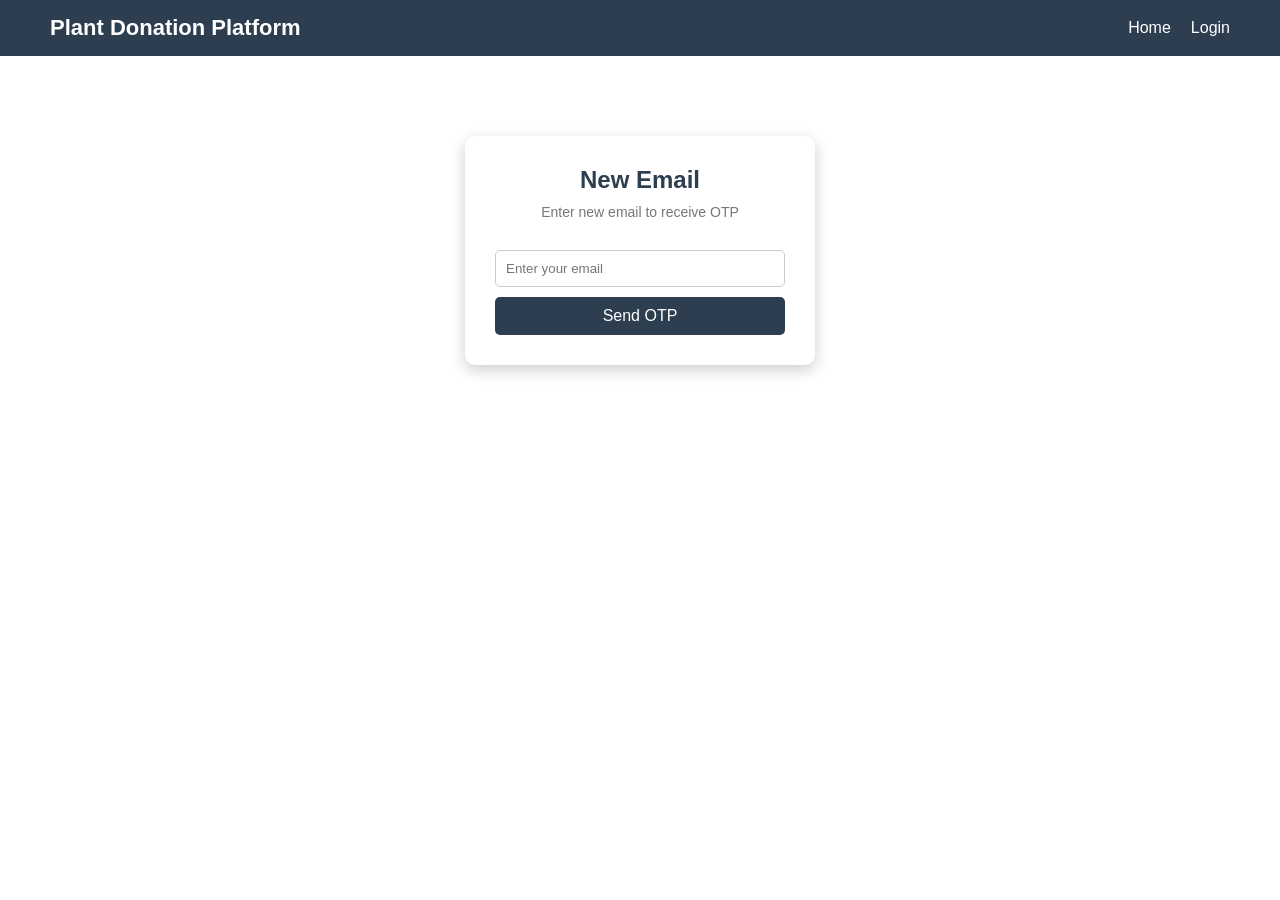
<file: client/HTML/changeEmail/change.html>
<!DOCTYPE html>
<html>

<head>
    <title>Forgot Password</title>
    <meta name="viewport" content="width=device-width, initial-scale=1.0">

    <link rel="stylesheet" href="../../CSS/message.css">
    <link rel="stylesheet" href="../../CSS/Login/forget.css">
</head>

<body>

    <!-- NAVBAR -->
    <div class="navbar">
        <div class="logo">Plant Donation Platform</div>
        <ul class="nav-links">
            <li><a href="../index.html">Home</a></li>
            <li><a href="../Login/login.html">Login</a></li>
        </ul>
    </div>

    <!-- FORM -->

    <div class="form-container">

        <h2>New Email</h2>

        <p class="subtitle">Enter new email to receive OTP</p>

        <form id="changeForm">

            <input type="email" id="email" placeholder="Enter your email" required>

            <button type="submit">Send OTP</button>

        </form>

        <p id="message"></p>

    </div>
    <div id="toast-container"></div>
    <script src="../../JavaScript/message.js"></script>
    <script src="../../JavaScript/Change/change.js"></script>

</body>

</html>
</file>
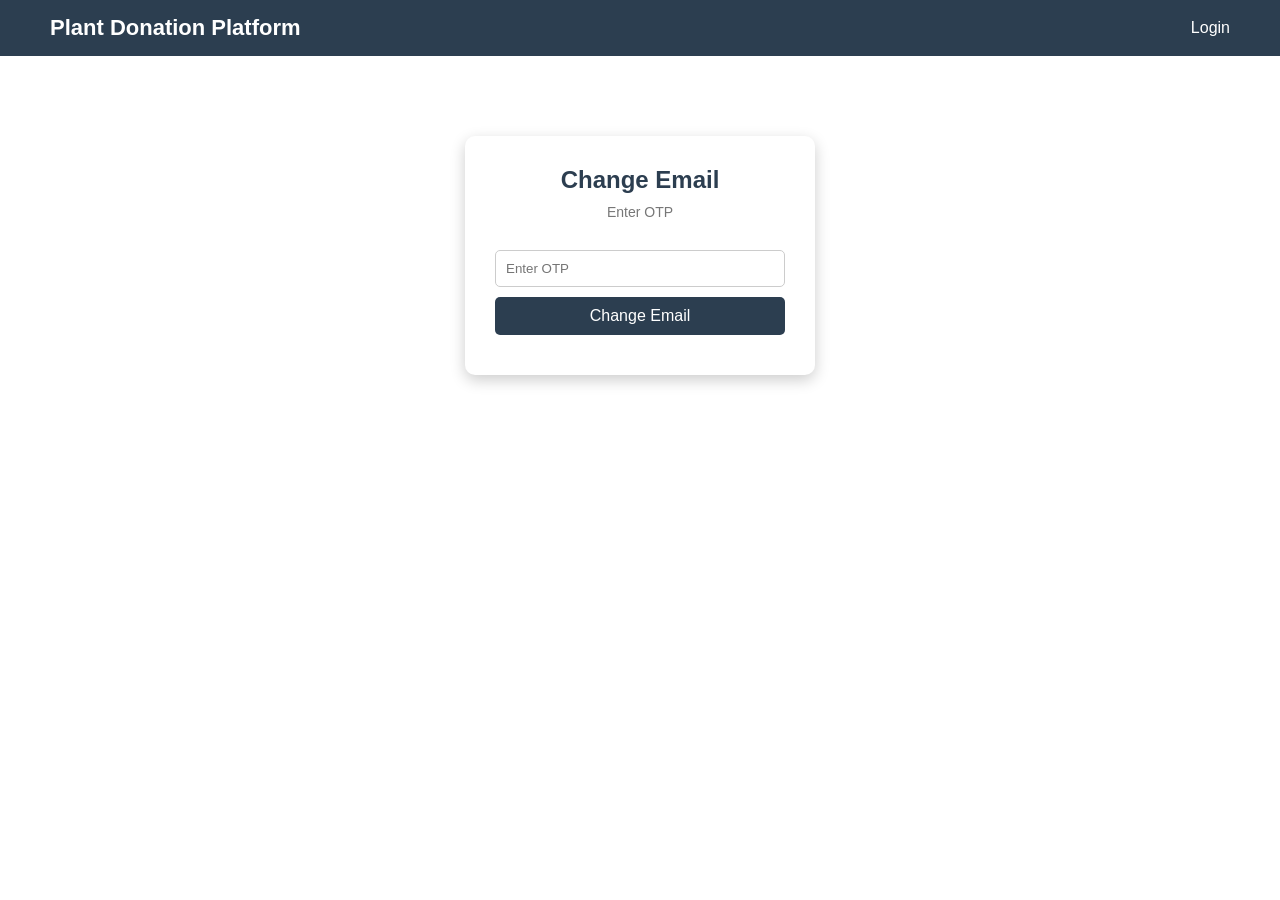
<file: client/HTML/changeEmail/reset.html>
<!DOCTYPE html>
<html>

<head>
    <title>Reset Password</title>
    <meta name="viewport" content="width=device-width, initial-scale=1.0">
    
    <link rel="stylesheet" href="../../CSS/message.css">
    <link rel="stylesheet" href="../../CSS/Login/forget.css">
</head>

<body>

    <!-- NAVBAR -->
    <div class="navbar">
        <div class="logo">Plant Donation Platform</div>
        <ul class="nav-links">
            <li><a href="../Login/login.html">Login</a></li>
        </ul>
    </div>

    <!-- FORM -->

    <div class="form-container">

        <h2>Change Email</h2>

        <p class="subtitle">Enter OTP </p>

        <form id="resetForm">

            <input type="text" id="otp" placeholder="Enter OTP" required>

            <button type="submit">Change Email</button>


        </form>

        <p class="message"></p>

    </div>
    <div id="toast-container"></div>

<script src="../../JavaScript/message.js"></script>
    <script src="../../JavaScript/Change/reset.js"></script>

</body>

</html>
</file>
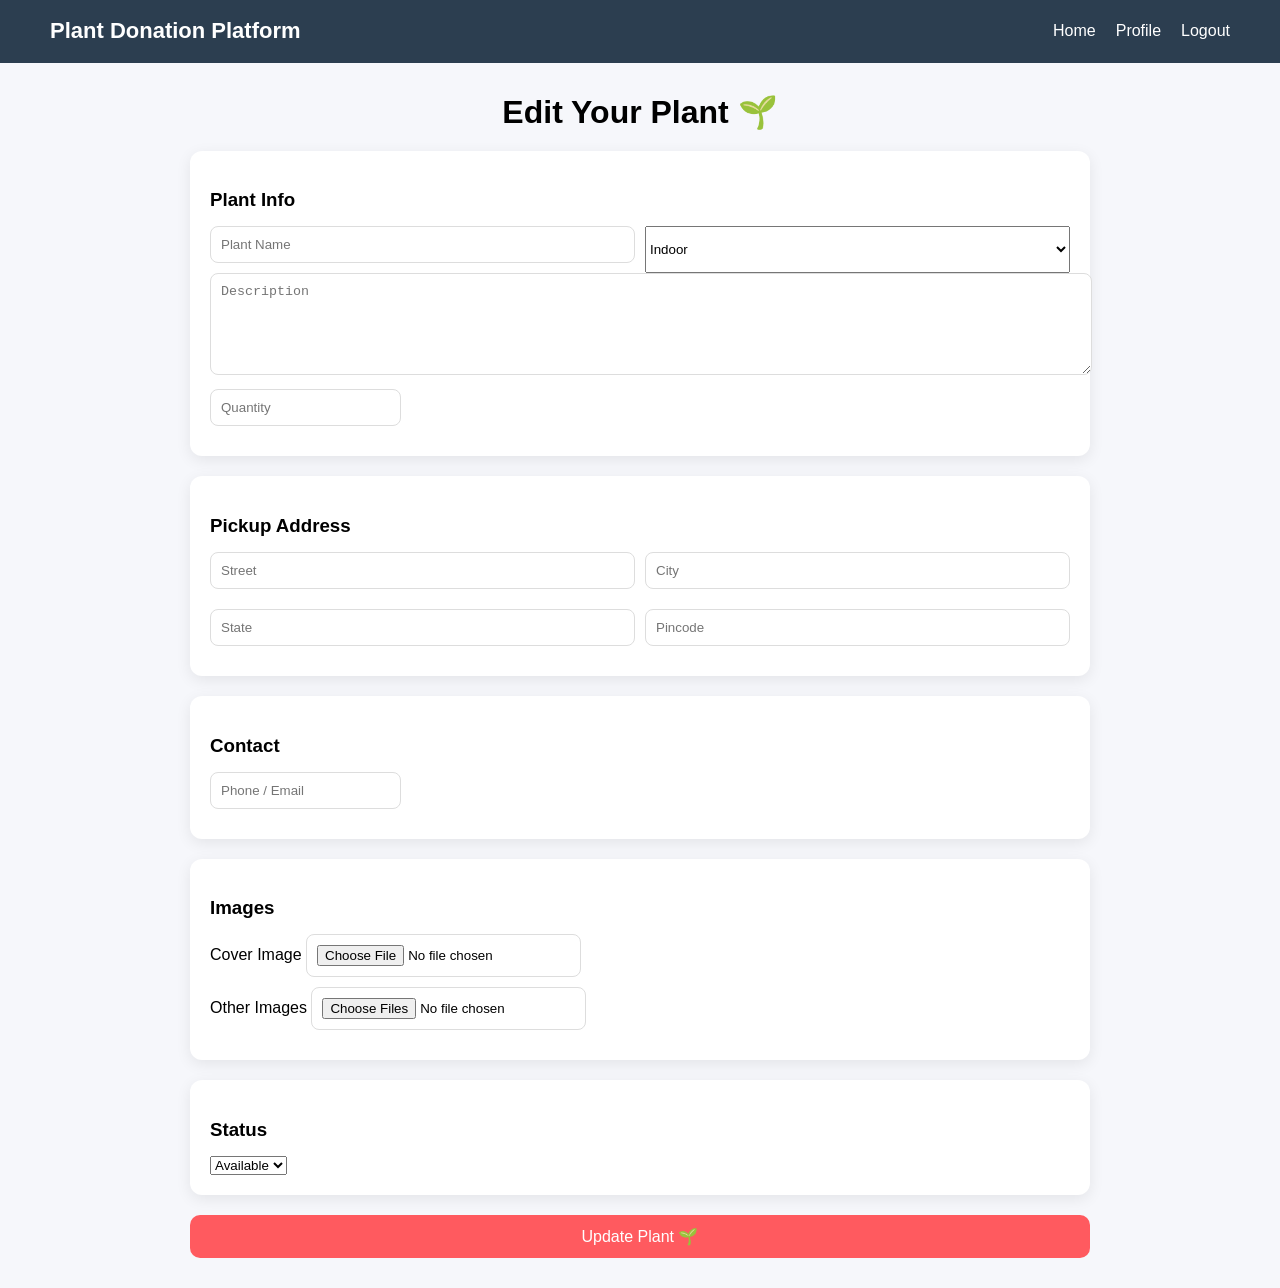
<file: client/HTML/Donate Plants/edit-plant.html>
<!DOCTYPE html>
<html lang="en">

<head>
    <meta charset="UTF-8">
    <meta name="viewport" content="width=device-width, initial-scale=1.0">
    <title>Document</title>
    <link rel="stylesheet" href="../../CSS/message.css">
</head>
<style>
    .navbar {
        display: flex;
        justify-content: space-between;
        align-items: center;
        padding: 0 50px;
        position: sticky;
        top: 0;
        background: #2c3e50;
        color: white;
    }

    .logo {
        font-size: 22px;
        font-weight: bold;
    }

    .nav-links {
        list-style: none;
        display: flex;
        gap: 20px;
    }

    .nav-links a {
        transition: all 0.3s ease;
        text-decoration: none;
        color: white;
        font-size: 16px;
    }

    .nav-links a:hover {
        color: #f39c12;
    }

    body {
        font-family: 'Segoe UI', sans-serif;
        background: #f6f7fb;
        margin: 0;
    }

    .container {
        width: 900px;
        margin: 30px auto;
    }

    h1 {
        text-align: center;
        margin-bottom: 20px;
    }

    .card {
        background: white;
        padding: 20px;
        margin-bottom: 20px;
        border-radius: 12px;
        box-shadow: 0 4px 15px rgba(0, 0, 0, 0.08);
    }

    .card h3 {
        margin-bottom: 15px;
    }

    input,
    textarea {
        padding: 10px;
        margin-bottom: 10px;
        border-radius: 8px;
        border: 1px solid #ddd;
    }

    textarea {
        width: 100%;

    }

    textarea {
        height: 80px;
    }

    .grid-2 {
        display: grid;
        grid-template-columns: 1fr 1fr;
        gap: 10px;
    }

    .grid-3 {
        display: grid;
        grid-template-columns: 1fr 1fr 1fr;
        gap: 10px;
    }

    .flex {
        display: flex;
        align-items: center;
    }

    .btn {
        width: 100%;
        padding: 12px;
        background: #ff5a5f;
        color: white;
        border: none;
        border-radius: 10px;
        font-size: 16px;
        cursor: pointer;
    }

    .btn:hover {
        background: #e04848;
    }

    .preview {
        display: flex;
        gap: 10px;
        flex-wrap: wrap;
    }

    .preview img {
        width: 100px;
        height: 80px;
        object-fit: cover;
        border-radius: 8px;
    }

    @media (max-width: 768px) {

    .navbar {
        flex-direction: column;
        align-items: flex-start;
        gap: 10px;
        padding: 15px;
    }

    .nav-links {
        width: 100%;
        display: flex;
        flex-wrap: wrap;
        gap: 10px;
    }

    .nav-links a {
        font-size: 13px;
        padding: 6px 10px;
        background: #2c3e50;
        border-radius: 6px;
    }

    .container {
        grid-template-columns: 1fr;
        padding: 15px;
        gap: 20px;
    }

    #home-container {
        grid-template-columns: 1fr;
        padding: 10px;
        gap: 15px;
    }

    .card {
        padding: 15px;
    }

    .row {
        flex-direction: column;
    }

    input,
    textarea {
        font-size: 14px;
    }

    button {
        width: 100%;
    }

    .home-image img {
        height: 180px;
    }

    .rented-room {
        flex-direction: column;
        align-items: flex-start;
    }

    .wrap-up {
        flex-direction: column;
        align-items: flex-start;
        gap: 10px;
    }

    .cover-image img {
        height: auto;
    }

    .rent-info {
        position: static;
    }


    .stat-box {
        width: 100%;
    }
}


    @media (max-width: 700px) {

    .navbar {
        padding: 10px;
    }

    .logo {
        font-size: 18px;
        margin: 0px;
    }

    .see-more {
        width: 100%;
    }

    .nav-links a {
        font-size: 12px;
        padding: 5px 8px;
    }

    .home-content {
        padding: 12px;
    }

    .title {
        font-size: 16px;
    }

    .description {
        font-size: 13px;
    }

    .home-info {
        gap: 6px;
    }

    .edit-btn,
    .delete-btn {
        font-size: 13px;
        padding: 7px;
    }

    .modal-box {
        width: 90%;
    }
    .container {
        width: 100%;
        margin: 15px 0;
        padding: 0px;
    }

    h1 {
        font-size: 20px;
        margin-bottom: 15px;
    }

    .card {
        padding: 15px;
        border-radius: 10px;
    }

    .card h3 {
        font-size: 16px;
        margin-bottom: 10px;
    }

    textarea {
        width: 100%;
        font-size: 14px;
        padding: 0 5px;
        border-radius: 5px;
    }

    textarea {
        height: 70px;
    }

    .grid-2,
    .grid-3 {
        display: flex;
        flex-direction: column;
        gap: 10px;
    }

    .btn {
        font-size: 15px;
        padding: 12px;
        border-radius: 8px;
    }

    .preview {
        gap: 8px;
    }

    .preview img {
        width: 80px;
        height: 70px;
    }
.selection-option {
    padding: 10px;
    margin-bottom: 10px;
    border-radius: 6px;
    border: 1px solid #ccc;
}
    .flex {
        justify-content: space-between;
        font-size: 14px;
    }
}
</style>

<body>
    <div class="navbar">
        <h2 class="logo">Plant Donation Platform</h2>
        <div class="nav-links">
            <a href="../index.html">Home</a>
            <a href="../Profile/profile.html">Profile</a>
            <a id="logout" href="#">Logout</a>
        </div>
    </div>

    <div class="container">
        <h1>Edit Your Plant 🌱</h1>

<form enctype="multipart/form-data" id="editForm">

    <!--  BASIC INFO -->
    <div class="card">
        <h3>Plant Info</h3>

        <div class="grid-2">
            <input name="name" type="text" id="name" placeholder="Plant Name" required>

            <select class="selection-option" name="category" id="category" required>
                <option>Indoor</option>
                <option>Outdoor</option>
                <option>Medicinal</option>
                <option>Flower</option>
            </select>
        </div>

        <textarea id="description" name="description" placeholder="Description" required></textarea>

        <input type="number" name="quantity" id="quantity" placeholder="Quantity">
    </div>

    <div class="card">
        <h3>Pickup Address</h3>

        <div class="grid-2">
            <input name="street" type="text" id="street" placeholder="Street">
            <input name="city" type="text" id="city" placeholder="City">
            <input name="state" type="text" id="state" placeholder="State">
            <input name="pincode" type="text" id="pincode" placeholder="Pincode">
        </div>
    </div>

    <div class="card">
        <h3>Contact</h3>
        <input name="contact" type="text" id="contact" placeholder="Phone / Email">
    </div>

    <div class="card">
        <h3>Images</h3>

        <label>Cover Image</label>
        <input type="file" name="coverImage" id="coverImage">
        <div id="coverPreview" class="preview"></div>

        <label>Other Images</label>
        <input type="file" id="images" name="images" multiple>
        <div id="imagesPreview" class="preview"></div>
    </div>

    <div class="card">
        <h3>Status</h3>
        <select name="status" id="status">
            <option value="available">Available</option>
            <option value="assigned">Assigned</option>
            <option value="picked">Picked</option>
            <option value="planted">Planted</option>
        </select>
    </div>

    <button type="submit" class="btn">Update Plant 🌱</button>

</form>
    </div>
    <div id="toast-container"></div>
</body>
<script src="../../JavaScript/message.js"></script>
<script src="../../JavaScript/donatePlants/editPlants.js"></script>

</html>
</file>
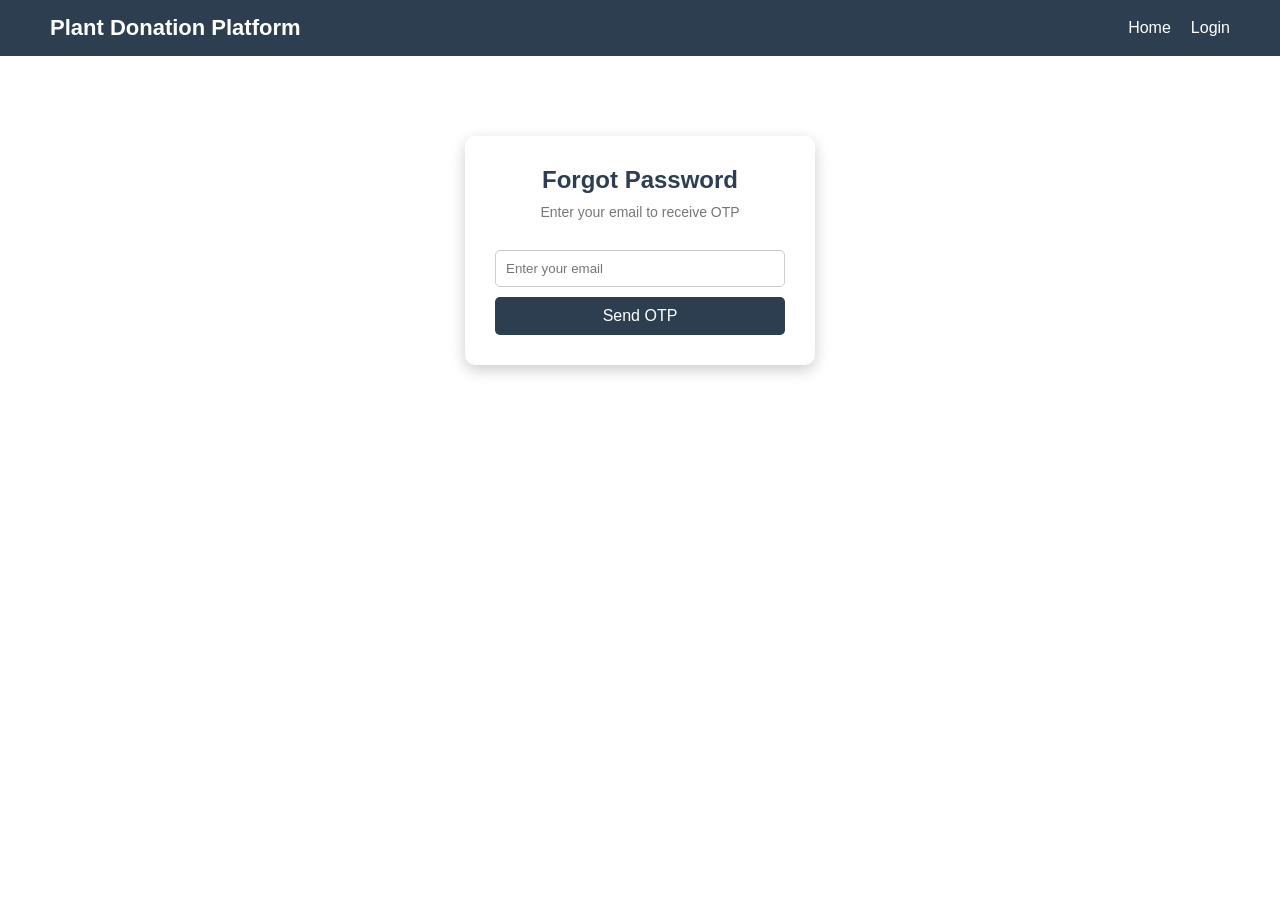
<file: client/HTML/Login/forget.html>
<!DOCTYPE html>
<html>

<head>
    <title>Forgot Password</title>
    <meta name="viewport" content="width=device-width, initial-scale=1.0">
    
    <link rel="stylesheet" href="../../CSS/message.css">
    <link rel="stylesheet" href="../../CSS/Login/forget.css">
</head>

<body>

    <!-- NAVBAR -->
    <div class="navbar">
        <div class="logo">Plant Donation Platform</div>
        <ul class="nav-links">
            <li><a href="../index.html">Home</a></li>
            <li><a href="../Login/login.html">Login</a></li>
        </ul>
    </div>

    <!-- FORM -->

    <div class="form-container">

        <h2>Forgot Password</h2>

        <p class="subtitle">Enter your email to receive OTP</p>

        <form id="forgotForm">

            <input type="email" id="email" placeholder="Enter your email" required>

            <button type="submit">Send OTP</button>

        </form>

        <p id="message"></p>

    </div>
<div id="toast-container"></div>
<script src="../../JavaScript/message.js"></script>
    <script src="../../JavaScript/Login/forget.js"></script>

</body>

</html>
</file>
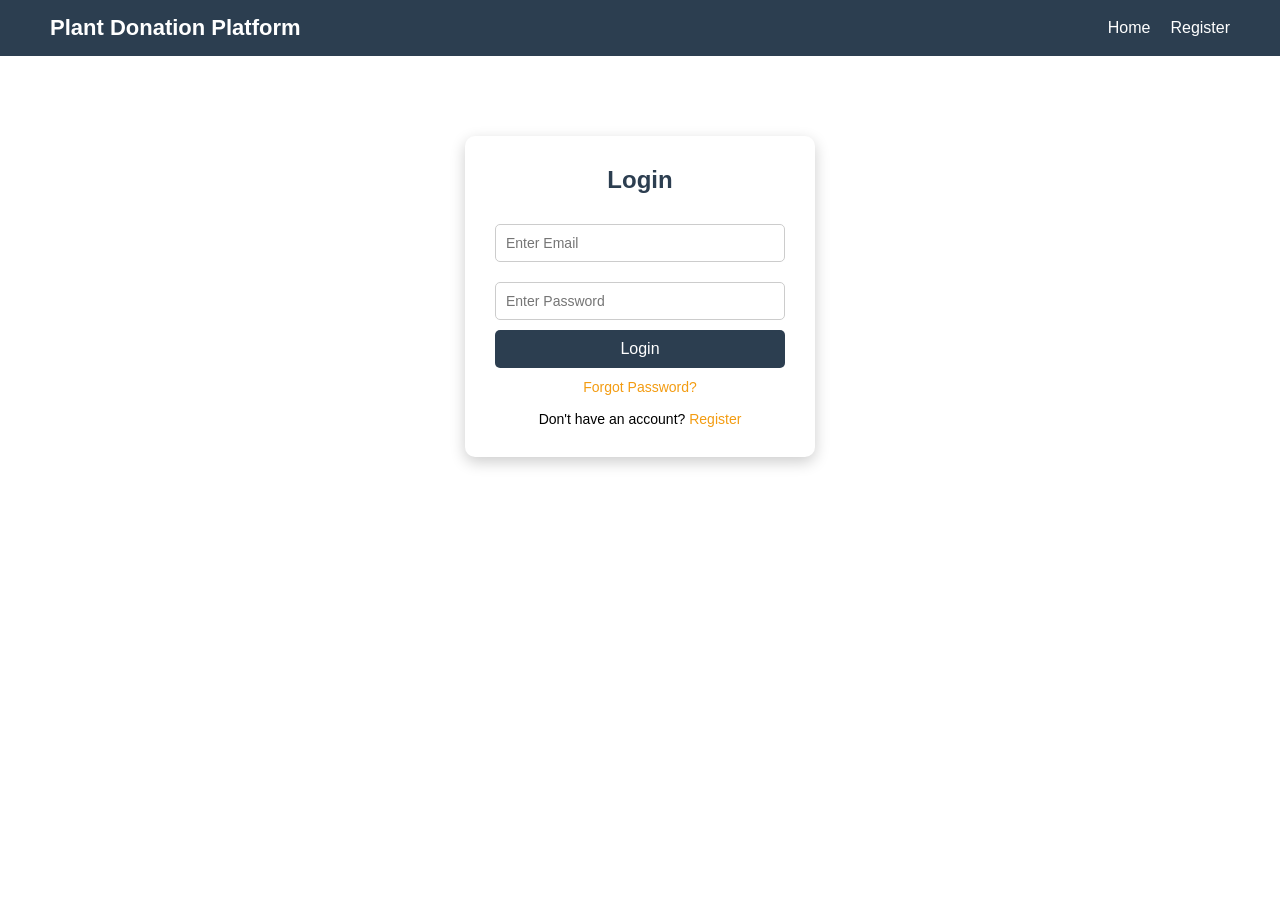
<file: client/HTML/Login/login.html>
<!DOCTYPE html>
<html>

<head>
    <title>Login</title>
    <meta name="viewport" content="width=device-width, initial-scale=1.0">
    
    <link rel="stylesheet" href="../../CSS/message.css">
    <link rel="stylesheet" href="../../CSS/Login/login.css">
</head>

<body>

<!-- NAVBAR  -->
<div class="navbar">
    <div class="logo">Plant Donation Platform</div>
    <ul class="nav-links">
        <li><a href="../index.html">Home</a></li>
        <li><a href="../Register/register.html">Register</a></li>
    </ul>
</div>

<!-- LOGIN FORM -->

<div class="form-container">

    <h2>Login</h2>

    <form id="loginForm">

        <input type="email" id="email" placeholder="Enter Email" required>

        <input type="password" id="password" placeholder="Enter Password" required>

        <button type="submit">Login</button>

    </form>

    <p class="forgot">
        <a href="../Login/forget.html">Forgot Password?</a>
    </p>

    <p id="message"></p>

    <p class="switch">
        Don't have an account? 
        <a href="../Register/register.html">Register</a>
    </p>

</div>
<div id="toast-container"></div>
<script src="../../JavaScript/message.js"></script>
<script src="../../JavaScript/Login/login.js"></script>

</body>
</html>
</file>
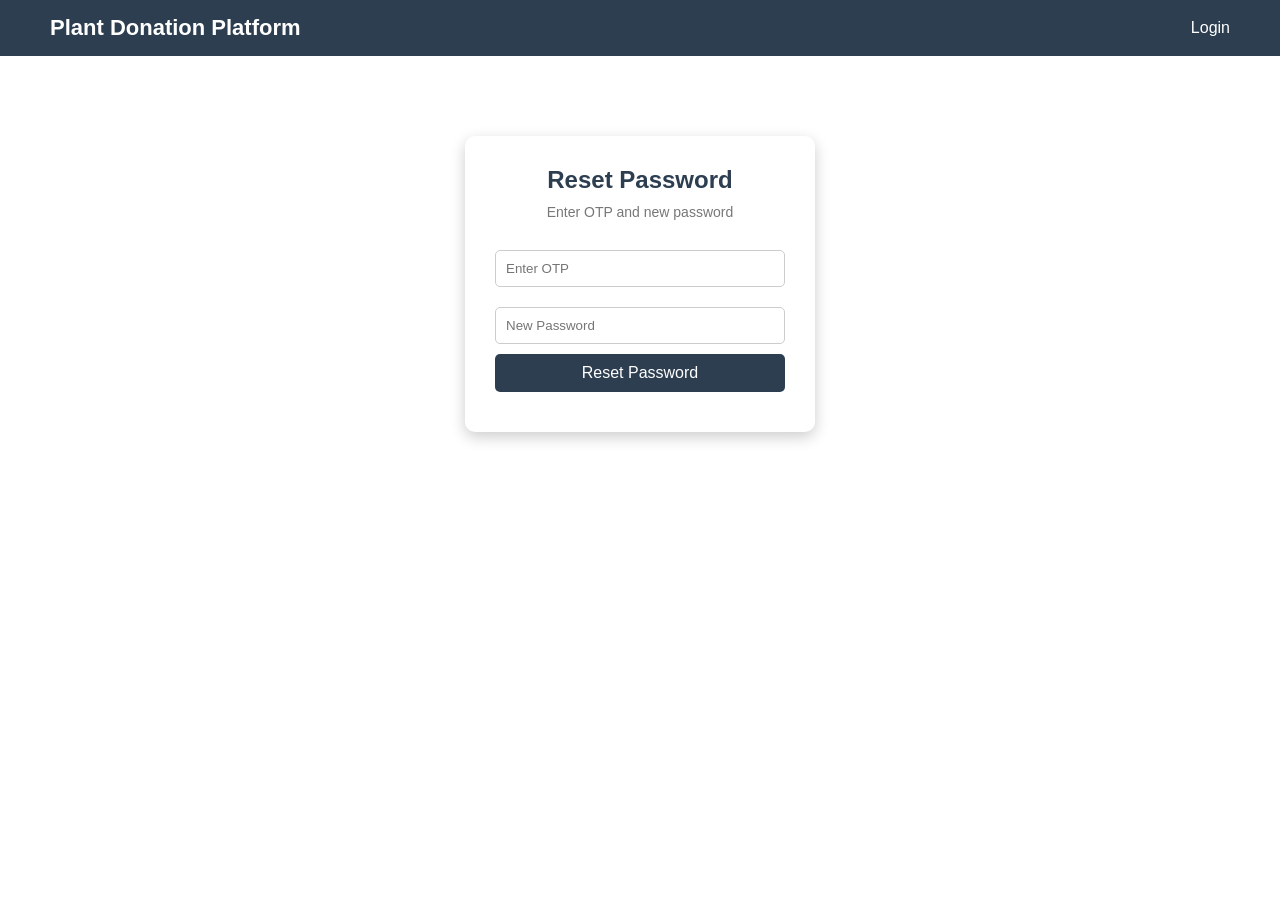
<file: client/HTML/Login/reset.html>
<!DOCTYPE html>
<html>

<head>
    <title>Reset Password</title>
    <meta name="viewport" content="width=device-width, initial-scale=1.0">
    
    <link rel="stylesheet" href="../../CSS/message.css">
    <link rel="stylesheet" href="../../CSS/Login/forget.css">
</head>

<body>

    <!-- NAVBAR -->
    <div class="navbar">
        <div class="logo">Plant Donation Platform</div>
        <ul class="nav-links">
            <li><a href="../Login/login.html">Login</a></li>
        </ul>
    </div>

    <!-- FORM -->

    <div class="form-container">

        <h2>Reset Password</h2>

        <p class="subtitle">Enter OTP and new password</p>

        <form id="resetForm">

            <input type="text" id="otp" placeholder="Enter OTP" required>

            <input type="password" id="newPassword" placeholder="New Password" required>

            <button type="submit">Reset Password</button>


        </form>

        <p class="message"></p>

    </div>
<div id="toast-container"></div>
<script src="../../JavaScript/message.js"></script>
    <script src="../../JavaScript/Login/reset.js"></script>

</body>

</html>
</file>
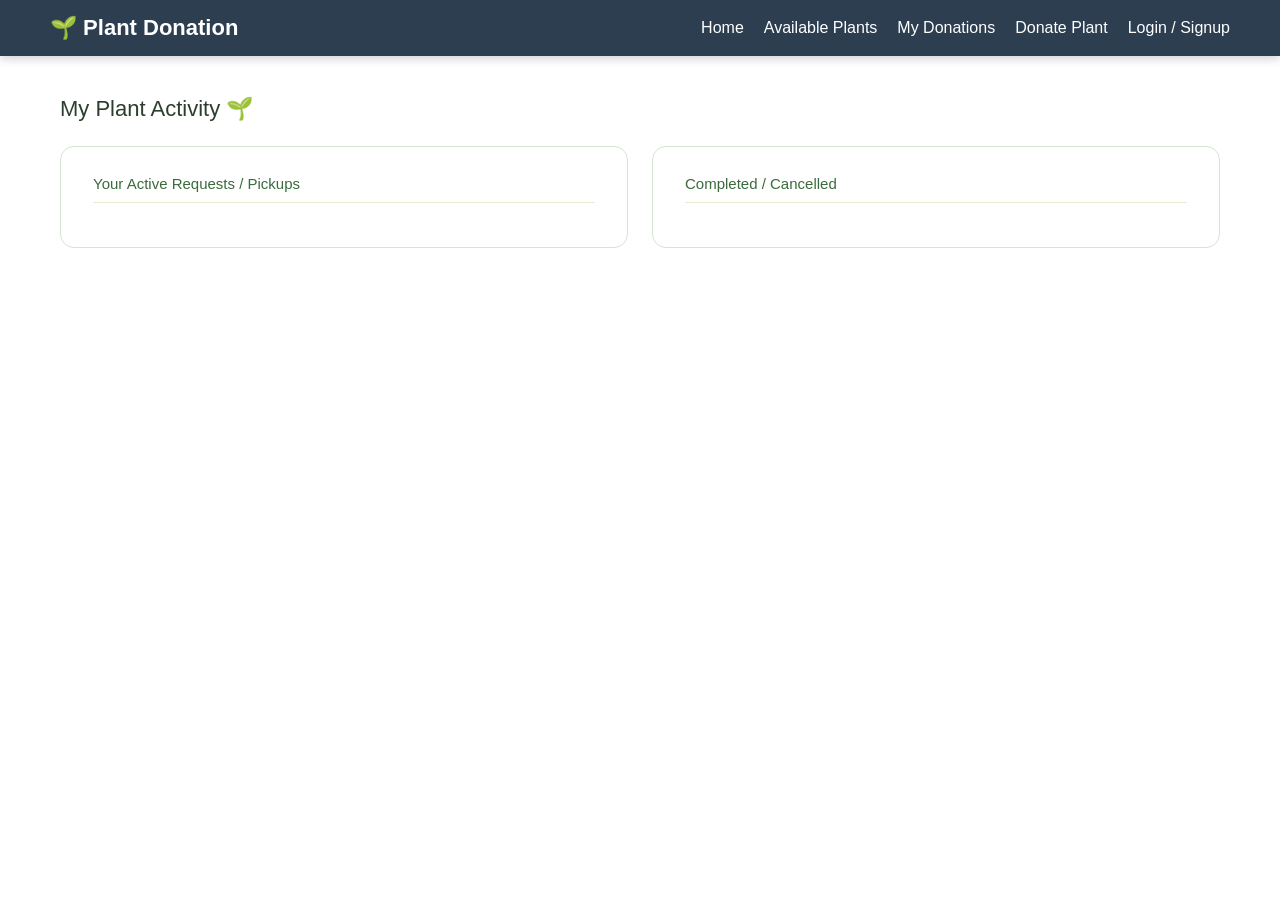
<file: client/HTML/myDonations/bookings.html>
<!DOCTYPE html>
<html lang="en">

<head>
    <meta charset="UTF-8">
    <meta name="viewport" content="width=device-width, initial-scale=1.0">
    <title>My Plant Activity</title>

    <link rel="stylesheet" href="../../CSS/message.css">
    <link rel="stylesheet" href="../../CSS/Index/index.css">
    <link rel="stylesheet" href="../../CSS/myBooking/booking.css">
</head>

<body>

    <!-- NAVBAR -->
        <nav class="navbar">

        <div class="logo">🌱 Plant Donation</div>

        <ul class="nav-links">

            <li><a href="../index.html">Home</a></li>

            <li><a href="/client/HTML/ListedPlants/listed-plants.html">Available Plants</a></li>

            <li><a href="/client/HTML/myDonations/bookings.html" class="protected">My Donations</a></li>

            <li><a href="/client/HTML/Donate Plants/donate-plant.html" class="protected">Donate Plant</a></li>

            <li class="authLink">
                <a href="/client/HTML/Register/register.html">Login / Signup</a>
            </li>

        </ul>

        <div class="hamburger" id="hamburger">
            <svg xmlns="http://www.w3.org/2000/svg"
                viewBox="0 0 640 640">
                <path
                    d="M96 160C96 142.3 110.3 128 128 128L512 128C529.7 128 544 142.3 544 160C544 177.7 529.7 192 512 192L128 192C110.3 192 96 177.7 96 160zM96 320C96 302.3 110.3 288 128 288L512 288C529.7 288 544 302.3 544 320C544 337.7 529.7 352 512 352L128 352C110.3 352 96 337.7 96 320zM544 480C544 497.7 529.7 512 512 512L128 512C110.3 512 96 497.7 96 480C96 462.3 110.3 448 128 448L512 448C529.7 448 544 462.3 544 480z" />
            </svg>
        </div>

        <ul class="ham-links">

            <li><a href="../index.html">Home</a></li>

            <li><a href="/client/HTML/ListedPlants/listed-plants.html">Available Plants</a></li>

            <li><a href="/client/HTML/myDonations/bookings.html" class="protected">My Donations</a></li>

            <li><a href="/client/HTML/Donate Plants/donate-plant.html" class="protected">Donate Plant</a></li>

            <li class="authLink-ham">
                <a href="/client/HTML/Register/register.html">Login / Signup</a>
            </li>

        </ul>

    </nav>

    <!-- SECTION -->
    <section class="bookings-section">
        <h2 class="heading">My Plant Activity 🌱</h2>

        <div  class="all-booking-container">

            <!-- CURRENT -->
            <div class="wrap-up">
                <h3>Your Active Requests / Pickups</h3>
                <div id="activeContainer" class="bookings-container"></div>
            </div>

            <!-- HISTORY -->
            <div class="wrap-up">
                <h3>Completed / Cancelled</h3>
                <div id="historyContainer" class="bookings-container"></div>
            </div>

        </div>
    </section>

    <!-- DETAILS MODAL -->
    <div id="detailsModal" class="modal">
        <div class="modal-box">
            <span class="close-btn" onclick="closeDetailsModal()">&times;</span>

            <h2>Plant Details</h2>

            <p><strong>Plant Name:</strong> <span id="m-name"></span></p>
            <p><strong>Category:</strong> <span id="m-category"></span></p>
            <p><strong>Status:</strong> <span id="m-status"></span></p>

            <p><strong>Donor:</strong> <span id="m-donor"></span></p>
            <p><strong>Volunteer:</strong> <span id="m-volunteer"></span></p>
            <p><strong>Address:</strong> <span id="m-address"></span></p>

        </div>
    </div>

    <!-- CANCEL MODAL -->
    <div id="cancelModal" class="modal">
        <div class="modal-box cancel-booking">
            <span class="close-btn" onclick="closeCancelModal()">&times;</span>
            <div>Cancel this request?</div>
            <button id="cancelConfirm" class="style-btn">Yes</button>
        </div>
    </div>

    <div id="toast-container"></div>

</body>

<script src="../../JavaScript/message.js"></script>
<script src="../../JavaScript/hamburger.js"></script>
<script src="../../JavaScript/Index/auth-ui.js"></script>
<script src="../../JavaScript/myBookings/booking.js"></script>

</html>
</file>
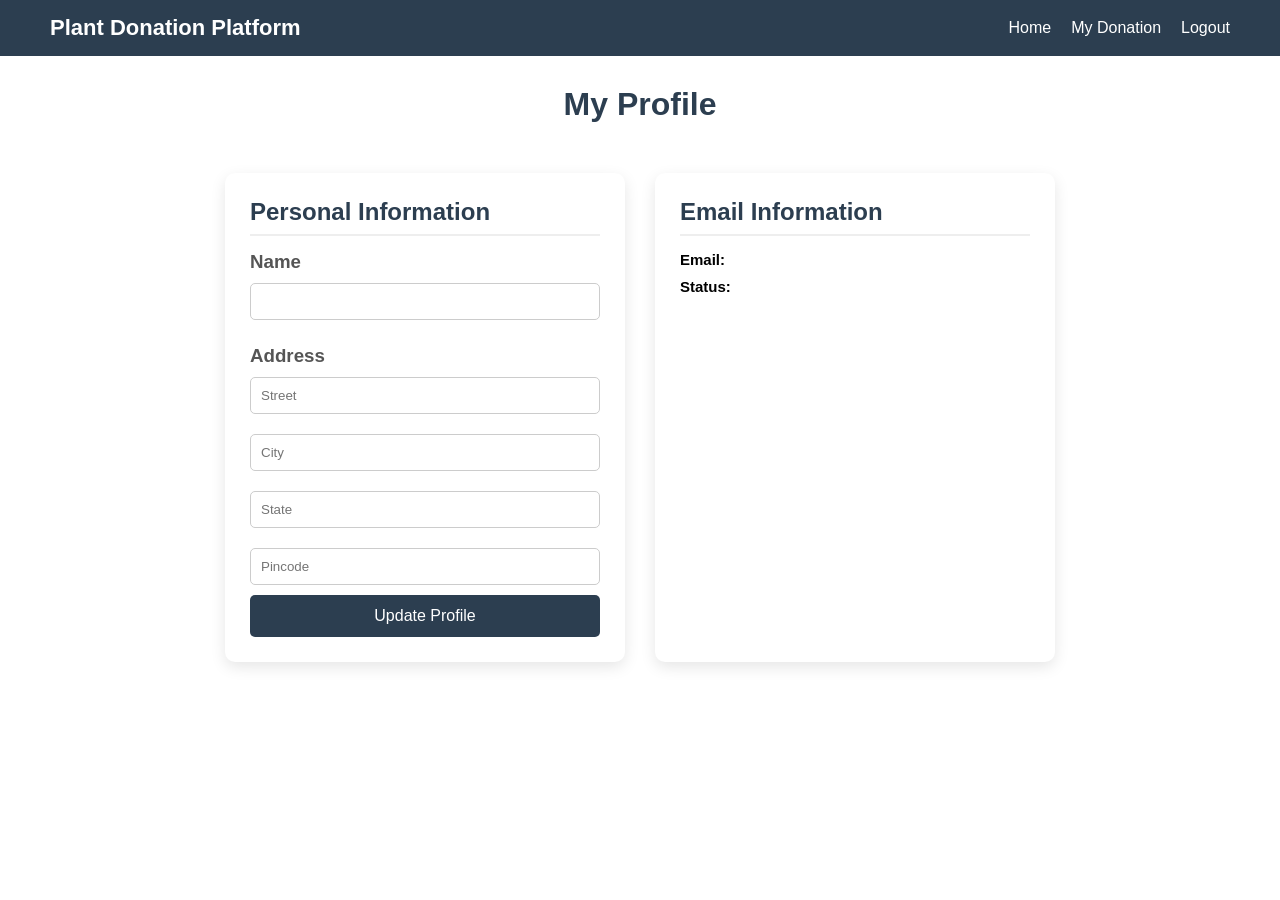
<file: client/HTML/Profile/profile.html>
<!DOCTYPE html>
<html lang="en">

<head>
    <meta charset="UTF-8">
    <title>User Profile</title>
    <meta name="viewport" content="width=device-width, initial-scale=1.0">
    <link rel="stylesheet" href="../../CSS/message.css">
    <link rel="stylesheet" href="../../CSS/Profile/profile.css">
</head>

<body>
    <div id="toast-container"></div>
    <!-- NAVBAR -->
    <div class="navbar">
        <div class="logo">Plant Donation Platform</div>
        <ul class="nav-links">
            <li><a href="../index.html">Home</a></li>
            <li class="protected"><a href="../myDonations/bookings.html">My Donation</a></li>
            <li><a href="#" id="logoutBtn">Logout</a></li>
        </ul>
    </div>

    <h1 class="page-title">My Profile</h1>

    <div class="profile-container">

        <!-- PERSONAL INFO -->
        <section class="profile-card">

            <h2>Personal Information</h2>

            <form id="profileForm">

                <h3>Name</h3>
                <input type="text" id="name">

                <h3>Address</h3>

                <input type="text" id="street" placeholder="Street">
                <input type="text" id="city" placeholder="City">
                <input type="text" id="state" placeholder="State">
                <input type="text" id="pincode" placeholder="Pincode">

                <button type="submit">Update Profile</button>

            </form>

        </section>


        <!-- EMAIL INFO -->
        <section class="profile-card">

            <h2>Email Information</h2>

            <p><strong>Email:</strong> <span id="email"></span></p>

            <p>
                <strong>Status:</strong>
                <span id="verifyStatus"></span>
            </p>

            <div style="display: flex; gap: 10px;" class="btns">
            </div>

        </section>

    </div>
    <script src="../../JavaScript/message.js"></script>

    <script src="../../JavaScript/Profile/profile.js"></script>

</body>

</html>
</file>
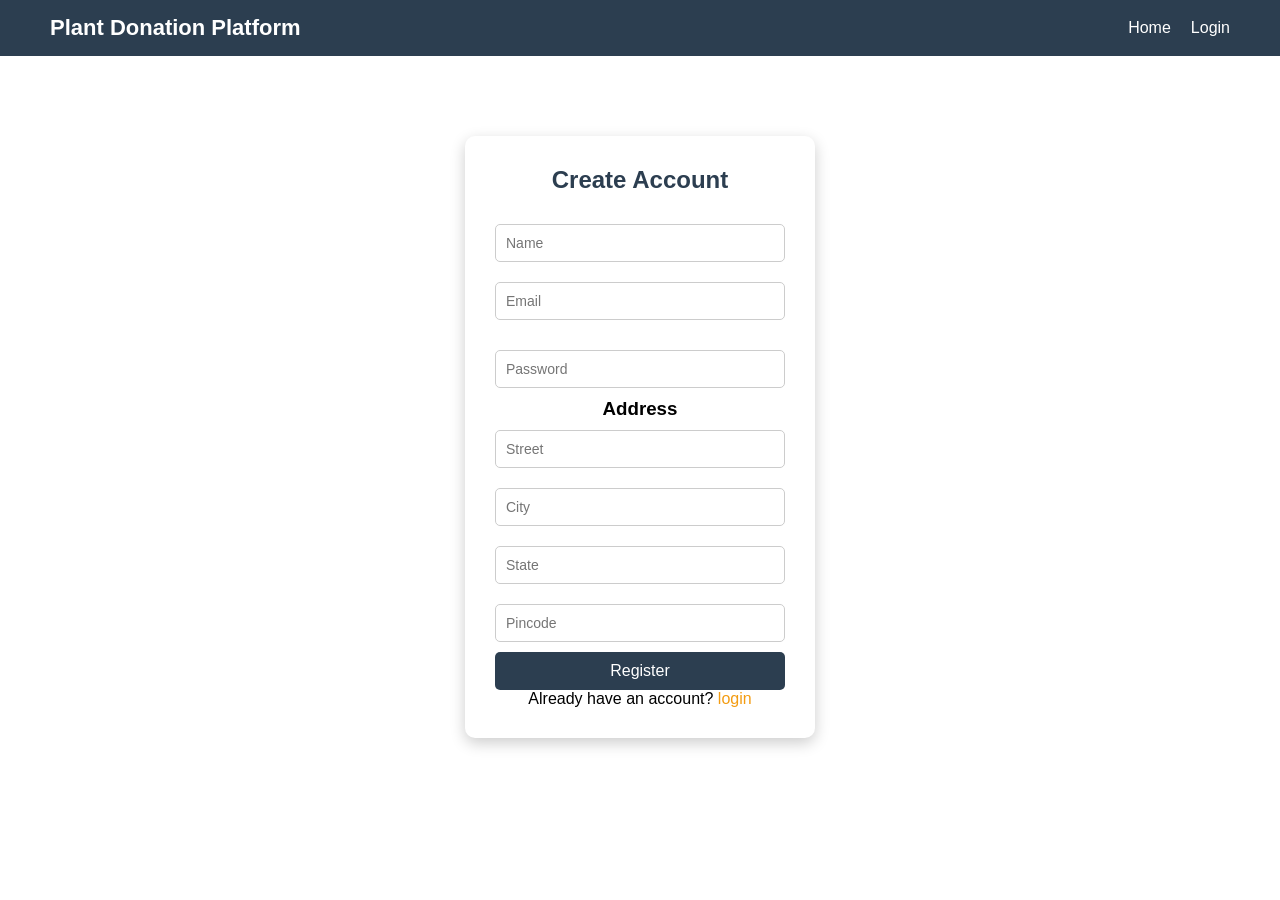
<file: client/HTML/Register/register.html>
<!DOCTYPE html>
<html lang="en">

<head>
    <meta charset="UTF-8">
    <title>Register</title>
    <meta name="viewport" content="width=device-width, initial-scale=1.0">
    <link rel="stylesheet" href="../../CSS/message.css">
    <link rel="stylesheet" href="../../CSS//Register/regiterForm.css">
</head>

<body>

    <!-- NAVBAR  -->
<div class="navbar">
    <div class="logo">Plant Donation Platform</div>
    <ul class="nav-links">
        <li><a href="../index.html">Home</a></li>
        <li><a href="../Login/login.html">Login</a></li>
    </ul>
</div>

    <div class="form-container">

        <h2>Create Account</h2>

        <form id="registerForm">

            <input type="text" id="name" placeholder="Name" required>

            <input type="email" id="email" placeholder="Email" required>
            <p class="alertMessage"></p>
            <input type="password" id="password" placeholder="Password" required>

            <h3>Address</h3>

            <input required type="text" id="street" placeholder="Street">

            <input required type="text" id="city" placeholder="City">

            <input required type="text" id="state" placeholder="State">

            <input required type="text" id="pincode" placeholder="Pincode">

            <button type="submit">Register</button>

        </form>

        <p>Already have an account?
            <a style="color: #f39c12; text-decoration: none" href="../Login/login.html">login</a>
        </p>

    </div>

    <div id="toast-container"></div>
</body>
<script src="../../JavaScript/message.js"></script>
<script src="../../JavaScript/Register/register.js"></script>

</html>
</file>
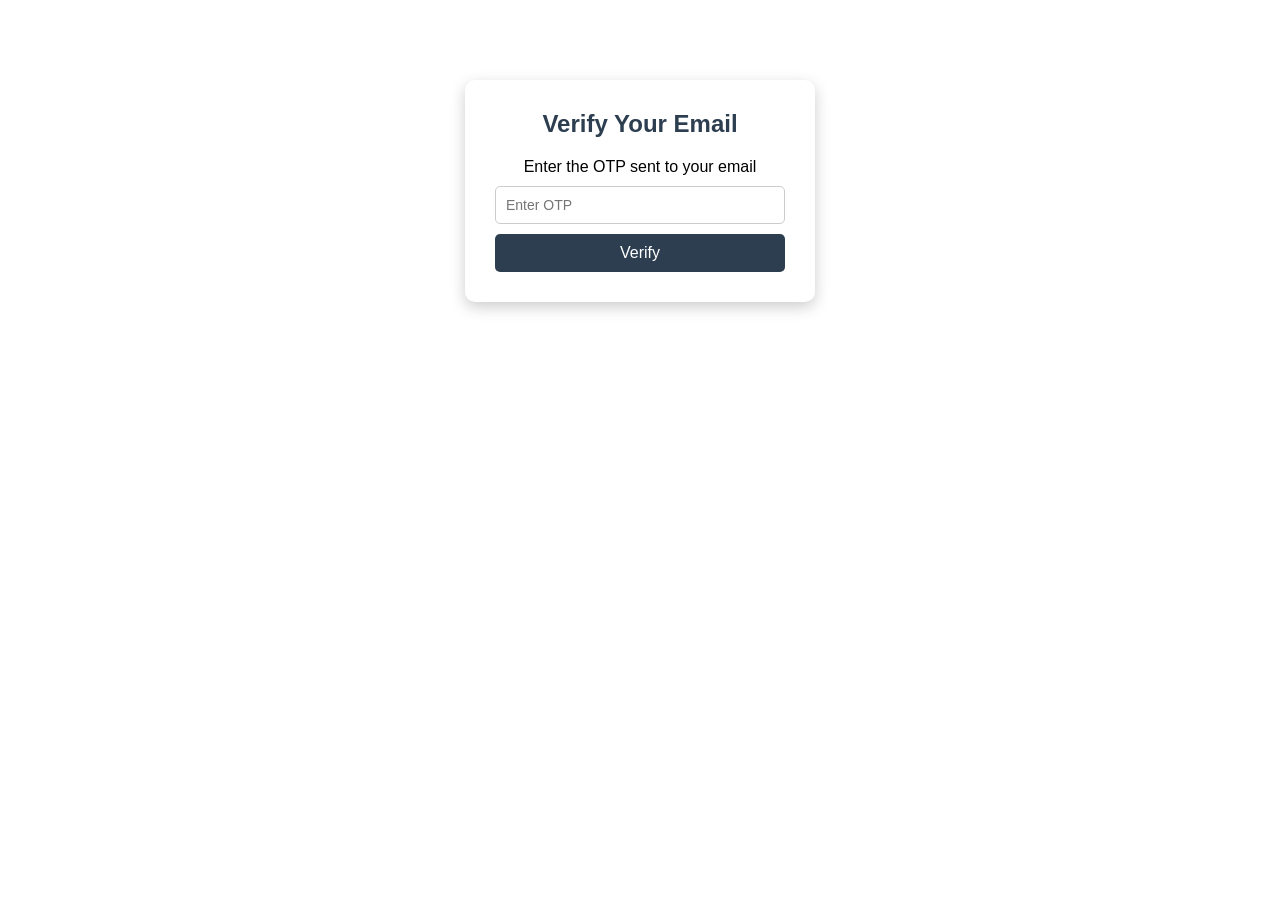
<file: client/HTML/Register/verify-email.html>
<!DOCTYPE html>
<html lang="en">

<head>
    <meta charset="UTF-8">
    <title>Email Verification</title>
    <meta name="viewport" content="width=device-width, initial-scale=1.0">
    <link rel="stylesheet" href="../../CSS/message.css">
    <link rel="stylesheet" href="../../CSS/Register/regiterForm.css">
</head>

<body>

    <div class="form-container">

        <h2>Verify Your Email</h2>

        <p>Enter the OTP sent to your email</p>

        <form id="verifyForm">

            <input type="text" placeholder="Enter OTP" id="otp" required>

            <button type="submit">Verify</button>

        </form>

    </div>
    <div id="toast-container"></div>

</body>
<script src="../../JavaScript/message.js"></script>
<script src="../../JavaScript/Register/verify.js"></script>

</html>
</file>
<file: client/CSS/message.css>
#toast-container {
    position: fixed;
    top: 20px;
    right: 20px;
    z-index: 9999;
}

.toast {
    min-width: 250px;
    margin-bottom: 10px;
    padding: 12px 16px;
    border-radius: 6px;
    color: white;
    font-size: 14px;
    animation: fadeIn 0.3s ease, fadeOut 0.3s ease 2.7s;
}

.toast.success {
    background-color: #2c504b;
}

.toast.error {
    background-color: #dc3545;
}

.toast.info {
    background-color: #007bff;
}

@keyframes fadeIn {
    from { opacity: 0; transform: translateX(100%); }
    to { opacity: 1; transform: translateX(0); }
}

@keyframes fadeOut {
    from { opacity: 1; }
    to { opacity: 0; }
}
</file>
<file: client/CSS/Login/forget.css>
/* Reset */
* {
    margin: 0;
    padding: 0;
    box-sizing: border-box;
    font-family: Arial, sans-serif;
}

/* NAVBAR */
.navbar {
    display: flex;
    justify-content: space-between;
    align-items: center;
    padding: 15px 50px;
    background: #2c3e50;
    color: white;
}

.logo {
    font-size: 22px;
    font-weight: bold;
}

.nav-links {
    list-style: none;
    display: flex;
    gap: 20px;
}

.nav-links a {
    text-decoration: none;
    color: white;
}

.nav-links a:hover {
    color: #f39c12;
}

/* FORM CONTAINER */
.form-container {
    width: 350px;
    margin: 80px auto;
    padding: 30px;
    background: white;
    border-radius: 10px;
    text-align: center;
    box-shadow: 0 5px 15px rgba(0, 0, 0, 0.2);
}

.form-container h2 {
    margin-bottom: 10px;
    color: #2c3e50;
}

.subtitle {
    font-size: 14px;
    color: #777;
    margin-bottom: 20px;
}

/* INPUT */
.form-container input {
    width: 100%;
    padding: 10px;
    margin: 10px 0;
    border: 1px solid #ccc;
    border-radius: 5px;
}

/* BUTTON */
.form-container button {
    width: 100%;
    padding: 10px;
    background: #2c3e50;
    color: white;
    border: none;
    border-radius: 5px;
    cursor: pointer;
    font-size: 16px;
}

.form-container button:hover {
    background: #34495e;
}

/* MESSAGE */
.message {
    font-weight: bold;
    margin: 10px 0;
}
</file>
<file: client/CSS/Login/login.css>
/* Reset */
*{
margin:0;
padding:0;
box-sizing:border-box;
font-family: Arial, sans-serif;
}

/* NAVBAR (same as dashboard) */
.navbar{
display:flex;
justify-content:space-between;
align-items:center;
padding:15px 50px;
background:#2c3e50;
color:white;
}

.logo{
font-size:22px;
font-weight:bold;
}

.nav-links{
list-style:none;
display:flex;
gap:20px;
}

.nav-links a{
text-decoration:none;
color:white;
font-size:16px;
}

.nav-links a:hover{
color:#f39c12;
}

/* FORM CONTAINER (IMPROVED VERSION OF YOURS) */

.form-container{
width:350px;
margin:80px auto;
padding:30px;
background:white;
border-radius:10px;
text-align:center;
box-shadow:0 5px 15px rgba(0,0,0,0.2);
}

.form-container h2{
margin-bottom:20px;
color:#2c3e50;
}

/* INPUT */

.form-container input{
width:100%;
padding:10px;
margin:10px 0;
border:1px solid #ccc;
border-radius:5px;
font-size:14px;
}

/* BUTTON */

.form-container button{
width:100%;
padding:10px;
background:#2c3e50;
color:white;
border:none;
border-radius:5px;
cursor:pointer;
font-size:16px;
}

.form-container button:hover{
background:#34495e;
}

/* LINKS */

.forgot{
margin-top:10px;
}

.forgot a{
color:#f39c12;
text-decoration:none;
font-size:14px;
}

.forgot a:hover{
text-decoration:underline;
}

.switch{
margin-top:15px;
font-size:14px;
}

.switch a{
color:#f39c12;
text-decoration:none;
}

/* MESSAGE */

#message{
margin-top:10px;
color:red;
}
</file>
<file: client/CSS/Index/index.css>
/* Reset */
* {
    margin: 0;
    padding: 0;
    box-sizing: border-box;
    font-family: Arial, sans-serif;
}

/* NAVBAR */
.navbar {
    display: flex;
    position: sticky;
    top: 0;
    z-index: 9999;
    justify-content: space-between;
    align-items: center;
    padding: 15px 50px;
    background: #2c3e50;
    color: white;
    box-shadow: 0 2px 10px rgba(0, 0, 0, 0.2);
}

.logo {
    font-size: 22px;
    font-weight: bold;
}

.nav-links {
    list-style: none;
    display: flex;
    gap: 20px;
}

.nav-links a {
    text-decoration: none;
    color: white;
    font-size: 16px;
    transition: 0.3s;
}

.nav-links a:hover {
    color: #f39c12;
}

/* HERO */

.hero {
    height: 85vh;
    display: flex;
    justify-content: center;
    align-items: center;
    background: linear-gradient(rgba(0, 0, 0, 0.6), rgba(0, 0, 0, 0.6)),
        url('../assets/images/room.jpg');
    background-size: cover;
    background-position: center;
    color: white;
    text-align: center;
}

.hero-content {
    background: rgba(0, 0, 0, 0.4);
    padding: 40px;
    border-radius: 10px;
    box-shadow: 0 5px 15px rgba(0, 0, 0, 0.3);
}

.hero h1 {
    font-size: 48px;
    margin-bottom: 15px;
}

.hero p {
    font-size: 20px;
    margin-bottom: 25px;
}

/* BUTTON (same everywhere) */
.btn {
    background: #f39c12;
    padding: 12px 25px;
    color: white;
    text-decoration: none;
    border-radius: 5px;
    font-size: 16px;
    transition: 0.3s;
}

.btn:hover {
    background: #e67e22;
}

/* ABOUT */

.about {
    padding: 60px 20px;
    background: #f5f5f5;
    display: flex;
    justify-content: center;
}

.about-card {
    max-width: 700px;
    background: white;
    padding: 30px;
    border-radius: 10px;
    box-shadow: 0 5px 15px rgba(0, 0, 0, 0.1);
    text-align: center;
}

.about h2 {
    font-size: 32px;
    margin-bottom: 20px;
    color: #2c3e50;
}

.about p {
    font-size: 18px;
    margin-bottom: 15px;
    color: #555;
}

/* FOOTER */

.footer {
    background: #2c3e50;
    color: white;
    text-align: center;
    padding: 20px;
}

/* LOGOUT BUTTON */
#logoutBtn {
    border: none;
    background: none;
    color: white;
    font-size: 16px;
    transition: 0.2s;
    margin: 0 10px;
    cursor: pointer;
}

#logoutBtn:hover {
    color: #f39c12;
}
.ham-links{
    display: none;
}
.hamburger{
    display: none;
}
@media (max-width: 700px) {

    /* Hide desktop menu */
    .nav-links {
        display: none;
    }

    /* Hamburger */
    .hamburger {
        display: block;
        position: absolute;
        right: 20px;
        top: 15px;
        z-index: 1001;
        cursor: pointer;
    }

    .hamburger svg {
        width: 32px;
        height: 32px;
        filter: invert(1);
    }

    /* Mobile Menu */
    .ham-links {
        position: fixed;
        top: 0;
        right: -100%;
        width: 75%;
        /* 🔥 better than full width */
        height: 100vh;
        background: #1e2a35;
        display: flex;
        flex-direction: column;
        justify-content: center;
        align-items: center;
        gap: 25px;
        transition: right 0.3s ease-in-out;
        z-index: 1000;
    }

    /* Active (slide in) */
    .ham-links.active {
        right: 0;
    }

    /* Links */
    .ham-links li {
        list-style: none;
    }

    .ham-links li a {
        color: white;
        text-decoration: none;
        font-size: 18px;
        font-weight: 500;
        transition: 0.3s;
    }

    .ham-links li a:hover {
        color: #00bcd4;
    }
}
</file>
<file: client/CSS/myBooking/booking.css>
/* ── SECTION ── */
.bookings-section {
    padding: 40px 60px;
}

.heading {
    font-size: 22px;
    font-weight: 500;
    color: #2c3e2d;
    margin: 0 0 1.5rem;
}

/* ── GRID ── */
.all-booking-container {
    display: grid;
    grid-template-columns: 1fr 1fr;
    gap: 24px;
}

/* ── SECTION WRAP ── */
.wrap-up {
    background: #fff;
    border-radius: 14px;
    padding: 28px 32px;
    border: 0.5px solid #d4e6d0;
}

.wrap-up h3 {
    font-size: 15px;
    font-weight: 500;
    color: #3a6b3c;
    margin-bottom: 16px;
    padding-bottom: 10px;
    border-bottom: 0.5px solid #e4eed2;
}

/* ── CARDS ── */
.bookings-container {
    display: flex;
    flex-direction: column;
    gap: 16px;
}

.booking-card {
    background: #fff;
    border-radius: 12px;
    border: 0.5px solid #d4e6d0;
    overflow: hidden;
    transition: transform 0.2s, box-shadow 0.2s;
}

.booking-card:hover {
    transform: translateY(-3px);
    box-shadow: 0 8px 20px rgba(60, 100, 60, 0.1);
}

/* ── IMAGE ── */
.booking-img {
    width: 100%;
    height: 150px;
    object-fit: cover;
}

/* ── CONTENT ── */
.booking-content {
    padding: 14px;
}

.room-title {
    font-size: 15px;
    font-weight: 500;
    color: #2c3e2d;
    margin-bottom: 3px;
}

.location {
    font-size: 12px;
    color: #7a9e7b;
    margin-bottom: 10px;
}

/* ── INFO ── */
.booking-info {
    font-size: 12.5px;
    color: #556b55;
    margin-bottom: 10px;
}

.booking-info p {
    margin: 3px 0;
}

/* ── PLANTED DATE ── */
.planted-date {
    font-size: 11.5px;
    color: #7a9e7b;
    margin-top: 4px;
}

/* ── PRICE + STATUS ROW ── */
.price-status {
    display: flex;
    justify-content: space-between;
    align-items: center;
    margin-bottom: 8px;
}

.price {
    font-size: 12px;
    font-weight: 500;
    color: #3a6b3c;
    background: #eaf4e2;
    padding: 3px 10px;
    border-radius: 20px;
}

/* ── STATUS BADGES ── */
.status {
    font-size: 11px;
    padding: 3px 10px;
    border-radius: 20px;
    font-weight: 500;
}

.status.picked,
.status.planted   { background: #e3f5e1; color: #2d6a30; }
.status.assigned  { background: #fff8e1; color: #8a6200; }
.status.requested { background: #e8f0fe; color: #1a56a0; }
.status.cancelled { background: #fdecea; color: #9e2a2a; }

/* ── BUTTON ROW ── */
.btn-row {
    display: flex;
    gap: 8px;
    margin-top: 10px;
    flex-wrap: wrap;
}

/* ── BUTTONS ── */
.style-btn {
    padding: 5px 12px;
    background: #4a8c4e;
    color: #fff;
    border: none;
    border-radius: 7px;
    font-size: 12px;
    cursor: pointer;
    transition: background 0.2s;
}

.style-btn:hover { background: #3a6b3c; }

.plant-btn {
    padding: 5px 12px;
    background: #4a8c4e;
    color: #fff;
    border: none;
    border-radius: 7px;
    font-size: 12px;
    cursor: pointer;
    transition: background 0.2s;
}

.plant-btn:hover { background: #3a6b3c; }

.cancel-btn {
    padding: 5px 12px;
    background: #fff;
    color: #c0392b;
    border: 0.5px solid #c0392b;
    border-radius: 7px;
    font-size: 12px;
    cursor: pointer;
    transition: all 0.2s;
}

.cancel-btn:hover { background: #fdecea; }

.waiting-btn {
    padding: 5px 12px;
    background: #f0f4ee;
    color: #7a9e7b;
    border: none;
    border-radius: 7px;
    font-size: 12px;
    cursor: default;
}

.done-btn {
    padding: 5px 12px;
    background: #e3f5e1;
    color: #2d6a30;
    border: none;
    border-radius: 7px;
    font-size: 12px;
    cursor: default;
}

/* ── EMPTY STATE ── */
.no-items {
    color: #aac4aa;
    font-size: 13px;
    text-align: center;
    padding: 24px 0;
}

/* ── MODAL ── */
.modal {
    position: fixed;
    inset: 0;
    background: rgba(0, 0, 0, 0.45);
    display: none;
    justify-content: center;
    align-items: center;
    z-index: 9999;
}

.modal-box {
    background: #fff;
    width: 400px;
    max-height: 80vh;
    overflow-y: auto;
    padding: 24px;
    border-radius: 14px;
    border: 0.5px solid #d4e6d0;
    position: relative;
}

.modal-box h2 {
    font-size: 17px;
    font-weight: 500;
    color: #2c3e2d;
    margin-bottom: 16px;
    padding-bottom: 10px;
    border-bottom: 0.5px solid #e4eed2;
}

.modal-box p {
    display: flex;
    justify-content: space-between;
    font-size: 13px;
    padding: 7px 0;
    border-bottom: 0.5px solid #f0f4ee;
    color: #2c3e2d;
}

.modal-box p strong {
    color: #7a9e7b;
    font-weight: 500;
}

.close-btn {
    position: absolute;
    top: 14px;
    right: 16px;
    font-size: 20px;
    cursor: pointer;
    color: #7a9e7b;
    line-height: 1;
}

.close-btn:hover { color: #2c3e2d; }

.cancel-booking {
    display: flex;
    flex-direction: column;
    gap: 12px;
    align-items: center;
    text-align: center;
    color: #556b55;
    font-size: 14px;
}

/* ── RESPONSIVE ── */
@media (max-width: 768px) {
    .all-booking-container { grid-template-columns: 1fr; }
    .bookings-section { padding: 16px; }
    .wrap-up { padding: 16px; }
    .heading { margin: 0 0 1rem; }
}
</file>
<file: client/CSS/Profile/profile.css>
/* Reset */
* {
    margin: 0;
    padding: 0;
    box-sizing: border-box;
    font-family: Arial, sans-serif;
}

/* NAVBAR */
.navbar {
    display: flex;
    justify-content: space-between;
    align-items: center;
    padding: 15px 50px;
    background: #2c3e50;
    color: white;
}

.logo {
    font-size: 22px;
    font-weight: bold;
}

.nav-links {
    list-style: none;
    display: flex;
    gap: 20px;
}

.nav-links a {
    transition: all 0.3s ease;
    text-decoration: none;
    color: white;
    font-size: 16px;
}

.nav-links a:hover {
    color: #f39c12;
}

/* LOGOUT */
#logoutBtn {
    border: none;
    background: none;
    color: white;
    cursor: pointer;
    font-size: 16px;
}

#logoutBtn:hover {
    color: #f39c12;
}

/* PAGE TITLE */
.page-title {
    text-align: center;
    margin: 30px 0;
    color: #2c3e50;
}

/* CONTAINER */
.profile-container {
    display: flex;
    justify-content: center;
    gap: 30px;
    flex-wrap: wrap;
    padding: 20px;
}

/* CARD */
.profile-card {
    width: 400px;
    background: white;
    padding: 25px;
    border-radius: 10px;
    box-shadow: 0 5px 15px rgba(0, 0, 0, 0.1);
}

/* HEADINGS */
.profile-card h2 {
    margin-bottom: 15px;
    color: #2c3e50;
    border-bottom: 2px solid #eee;
    padding-bottom: 8px;
}

.profile-card h3 {
    margin-top: 15px;
    color: #555;
}

/* INPUTS */
.profile-card input {
    width: 100%;
    padding: 10px;
    margin: 10px 0;
    border: 1px solid #ccc;
    border-radius: 5px;
}

/* BUTTON */
.profile-card button {
    width: 100%;
    padding: 12px;
    background: #2c3e50;
    color: white;
    border: none;
    border-radius: 5px;
    font-size: 16px;
    cursor: pointer;
}

.profile-card button:hover {
    background: #34495e;
}

/* TEXT */
.profile-card p {
    margin: 10px 0;
    font-size: 15px;
}

/* STATUS */
#verifyStatus {
    font-weight: bold;
}

/* VERIFIED */
.verified {
    color: green;
}

/* NOT VERIFIED */
.not-verified {
    color: red;
}

@media (max-width: 700px) {

    .navbar {
        padding: 10px;
    }

    .logo {
        font-size: 15px;
    }

    .nav-links a {
        font-size: 10px;
        padding: 5px 8px;
    }
    #logoutBtn{
        font-size: 10px;
    }
    .home-content {
        padding: 12px;
    }

    .title {
        font-size: 16px;
    }

    .description {
        font-size: 13px;
    }

    .home-info {
        gap: 6px;
    }

    .edit-btn,
    .delete-btn {
        font-size: 13px;
        padding: 7px;
    }

    .modal-box {
        width: 90%;
    }
}
</file>
<file: client/CSS/Register/regiterForm.css>
/* Reset */
* {
    margin: 0;
    padding: 0;
    box-sizing: border-box;
    font-family: Arial, sans-serif;
}

/* NAVBAR (same as dashboard) */
.navbar {
    display: flex;
    justify-content: space-between;
    align-items: center;
    padding: 15px 50px;
    background: #2c3e50;
    color: white;
}

.logo {
    font-size: 22px;
    font-weight: bold;
}

.nav-links {
    list-style: none;
    display: flex;
    gap: 20px;
}

.nav-links a {
    text-decoration: none;
    color: white;
    font-size: 16px;
}

.nav-links a:hover {
    color: #f39c12;
}

.logo {
    font-size: 22px;
    font-weight: bold;
}

.nav-links {
    list-style: none;
    display: flex;
    gap: 20px;
}

.nav-links a {
    text-decoration: none;
    color: white;
    font-size: 16px;
}

.nav-links a:hover {
    color: #f39c12;
}

/* FORM CONTAINER (SAME AS LOGIN) */
.form-container {
    width: 350px;
    margin: 80px auto;
    padding: 30px;
    background: white;
    border-radius: 10px;
    text-align: center;
    box-shadow: 0 5px 15px rgba(0, 0, 0, 0.2);
}

.form-container h2 {
    margin-bottom: 20px;
    color: #2c3e50;
}

/* SECTION TITLE */
.section-title {
    margin: 15px 0 5px;
    color: #2c3e50;
    font-size: 16px;
    text-align: left;
}

/* INPUT */
.form-container input {
    width: 100%;
    padding: 10px;
    margin: 10px 0;
    border: 1px solid #ccc;
    border-radius: 5px;
    font-size: 14px;
}

/* BUTTON */
.form-container button {
    width: 100%;
    padding: 10px;
    background: #2c3e50;
    color: white;
    border: none;
    border-radius: 5px;
    cursor: pointer;
    font-size: 16px;
}

.form-container button:hover {
    background: #34495e;
}

/* SWITCH TEXT */
.switch {
    margin-top: 15px;
    font-size: 14px;
}

.switch a {
    color: #f39c12;
    text-decoration: none;
}

/* Alert Message */
.alertMessage{
    color: red;
    font-weight: bold;
    margin: 10px 0;
}
</file>
